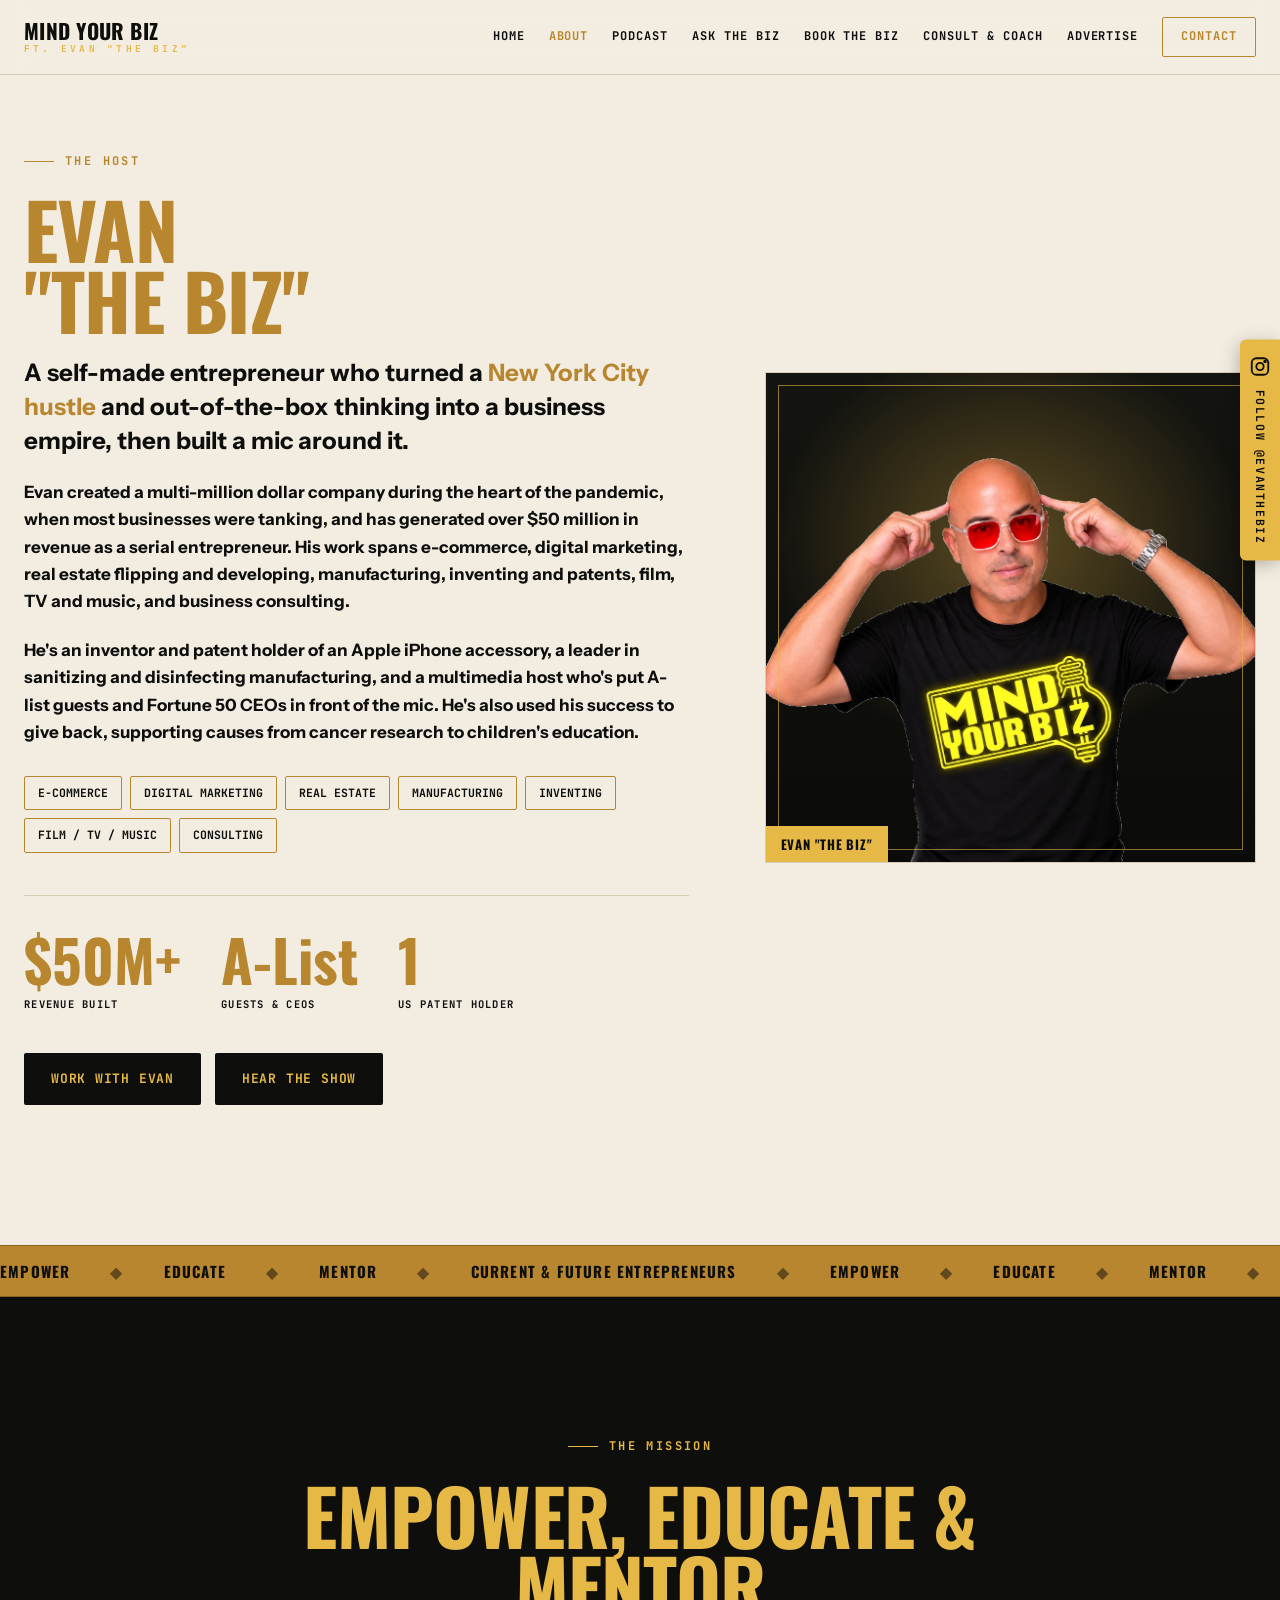
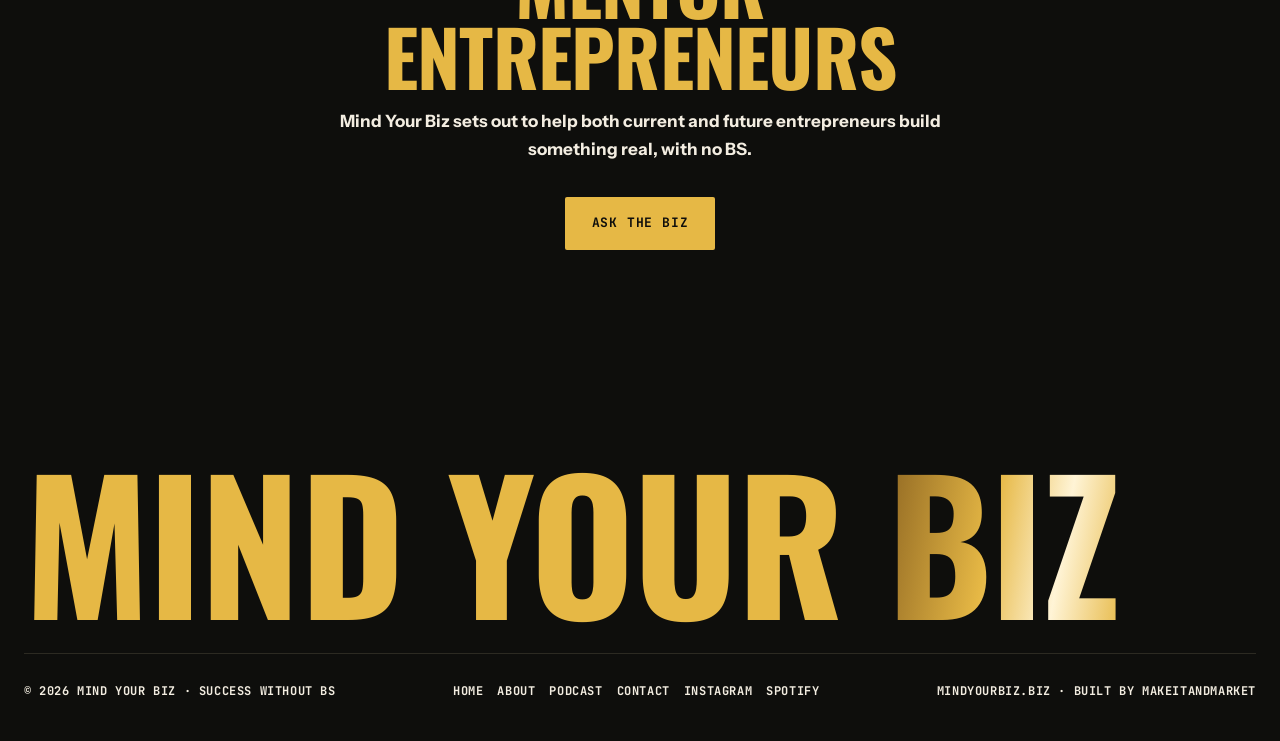
<file: about.html>
<!DOCTYPE html>
<!--
  Mind Your Biz
  Developed by onojathebuilder, github.com/OnojaTheBuilder
  Delivered via makeitandmarket
-->
<html lang="en">
<head>
<meta charset="UTF-8">
<meta name="viewport" content="width=device-width, initial-scale=1">
<title>About — Evan "The Biz" · Mind Your Biz</title>
<meta name="description" content="Evan "The Biz" is a self-made entrepreneur, inventor and multimedia host. Meet the man behind the Mind Your Biz podcast.">

<meta property="og:image" content="https://static.wixstatic.com/media/0b9f28_b59ee1ed6e56425480d14218bd58b062~mv2.png">
<link rel="icon" href="/favicon.svg" type="image/svg+xml">
<link rel="icon" href="/favicon.ico" sizes="any">
<link rel="apple-touch-icon" href="/apple-touch-icon.png">
<link rel="preconnect" href="https://fonts.googleapis.com">
<link rel="preconnect" href="https://fonts.gstatic.com" crossorigin>
<link href="https://fonts.googleapis.com/css2?family=Oswald:wght@700&family=Instrument+Sans:wght@700&family=JetBrains+Mono:wght@700&display=swap" rel="stylesheet">
<link rel="stylesheet" href="styles.css">
</head>
<body>

<header id="hdr" class="solid">
  <div class="wrap nav">
    <a href="index.html" class="brand-mark"><span class="m">Mind Your Biz</span><span class="s">FT. EVAN "THE BIZ"</span></a>
    <nav class="nav-links" id="menu">
      <a href="index.html">Home</a>
      <a href="about.html" class="active">About</a>
      <a href="podcast.html">Podcast</a>
      <a href="ask.html">Ask The Biz</a>
      <a href="book.html">Book The Biz</a>
      <a href="consultation.html">Consult &amp; Coach</a>
      <a href="advertise.html">Advertise</a>
      <a class="nav-cta" href="contact.html">Contact</a>
    </nav>
    <button class="burger" aria-label="Menu" aria-expanded="false">☰</button>
  </div>
</header>

<a class="ig-rail" href="https://instagram.com/evanthebiz" target="_blank" rel="noopener" aria-label="Follow Evan The Biz on Instagram">
  <svg viewBox="0 0 24 24" stroke-linecap="round" stroke-linejoin="round"><rect x="3" y="3" width="18" height="18" rx="5"/><circle cx="12" cy="12" r="4"/><circle cx="17.5" cy="6.5" r="1" fill="currentColor"/></svg>
  <span>Follow @evanthebiz</span>
</a>

<main>
  <section class="blk" style="padding-top:130px">
    <div class="wrap about">
      <div class="rise">
        <p class="eyebrow">The Host</p>
        <h2>Evan<br>"The Biz"</h2>
        <p class="lead">A self-made entrepreneur who turned a <b>New York City hustle</b> and out-of-the-box thinking into a business empire, then built a mic around it.</p>
        <p>Evan created a multi-million dollar company during the heart of the pandemic, when most businesses were tanking, and has generated over $50 million in revenue as a serial entrepreneur. His work spans e-commerce, digital marketing, real estate flipping and developing, manufacturing, inventing and patents, film, TV and music, and business consulting.</p>
        <p>He's an inventor and patent holder of an Apple iPhone accessory, a leader in sanitizing and disinfecting manufacturing, and a multimedia host who's put A-list guests and Fortune 50 CEOs in front of the mic. He's also used his success to give back, supporting causes from cancer research to children's education.</p>
        <div class="chips">
          <span>E-Commerce</span><span>Digital Marketing</span><span>Real Estate</span><span>Manufacturing</span><span>Inventing</span><span>Film / TV / Music</span><span>Consulting</span>
        </div>
        <div class="stat-row">
          <div class="stat"><b>$50M+</b><small>Revenue Built</small></div>
          <div class="stat"><b>A-List</b><small>Guests &amp; CEOs</small></div>
          <div class="stat"><b>1</b><small>US Patent Holder</small></div>
        </div>
        <div style="margin-top:40px;display:flex;gap:14px;flex-wrap:wrap">
          <a class="btn btn-dark" href="contact.html">Work With Evan</a>
          <a class="btn btn-dark" href="podcast.html">Hear The Show</a>
        </div>
      </div>
      <figure class="portrait rise d1">
        <div class="frame"></div>
        <img src="evan.png" alt="Evan &quot;The Biz&quot;" loading="lazy">
        <figcaption>Evan "The Biz"</figcaption>
      </figure>
    </div>
  </section>

  <div class="marq"><div class="marq-t" id="marq">
    <span>Empower</span><span class="sep">◆</span><span>Educate</span><span class="sep">◆</span><span>Mentor</span><span class="sep">◆</span><span>Current &amp; Future Entrepreneurs</span><span class="sep">◆</span>
  </div></div>

  <section class="blk inquiry">
    <div class="wrap" style="text-align:center">
      <p class="eyebrow rise" style="justify-content:center">The Mission</p>
      <h2 class="rise" style="max-width:18ch;margin-inline:auto">Empower, Educate &amp; Mentor Entrepreneurs</h2>
      <p class="intro rise" style="margin:18px auto 0">Mind Your Biz sets out to help both current and future entrepreneurs build something real, with no BS.</p>
      <div class="rise" style="margin-top:34px"><a class="btn btn-gold" href="ask.html">Ask The Biz</a></div>
    </div>
  </section>
</main>

<footer>
  <div class="wrap">
    <div class="foot-huge">Mind Your <span class="foil">Biz</span></div>
    <div class="foot-row">
      <span>© <span id="yr"></span> Mind Your Biz · Success Without BS</span>
      <div class="foot-social">
        <a href="index.html">Home</a>
        <a href="about.html">About</a>
        <a href="podcast.html">Podcast</a>
        <a href="contact.html">Contact</a>
        <a href="https://instagram.com/evanthebiz" target="_blank" rel="noopener">Instagram</a>
        <a href="https://open.spotify.com/show/27Ph3D6W7KRR07Gb6TR6Oi" target="_blank" rel="noopener">Spotify</a>
      </div>
      <span>mindyourbiz.biz · built by <a href="https://makeitandmarket.com" target="_blank" rel="noopener">makeitandmarket</a></span>
    </div>
  </div>
</footer>

<script src="app.js"></script>
</body>
</html>
</file>
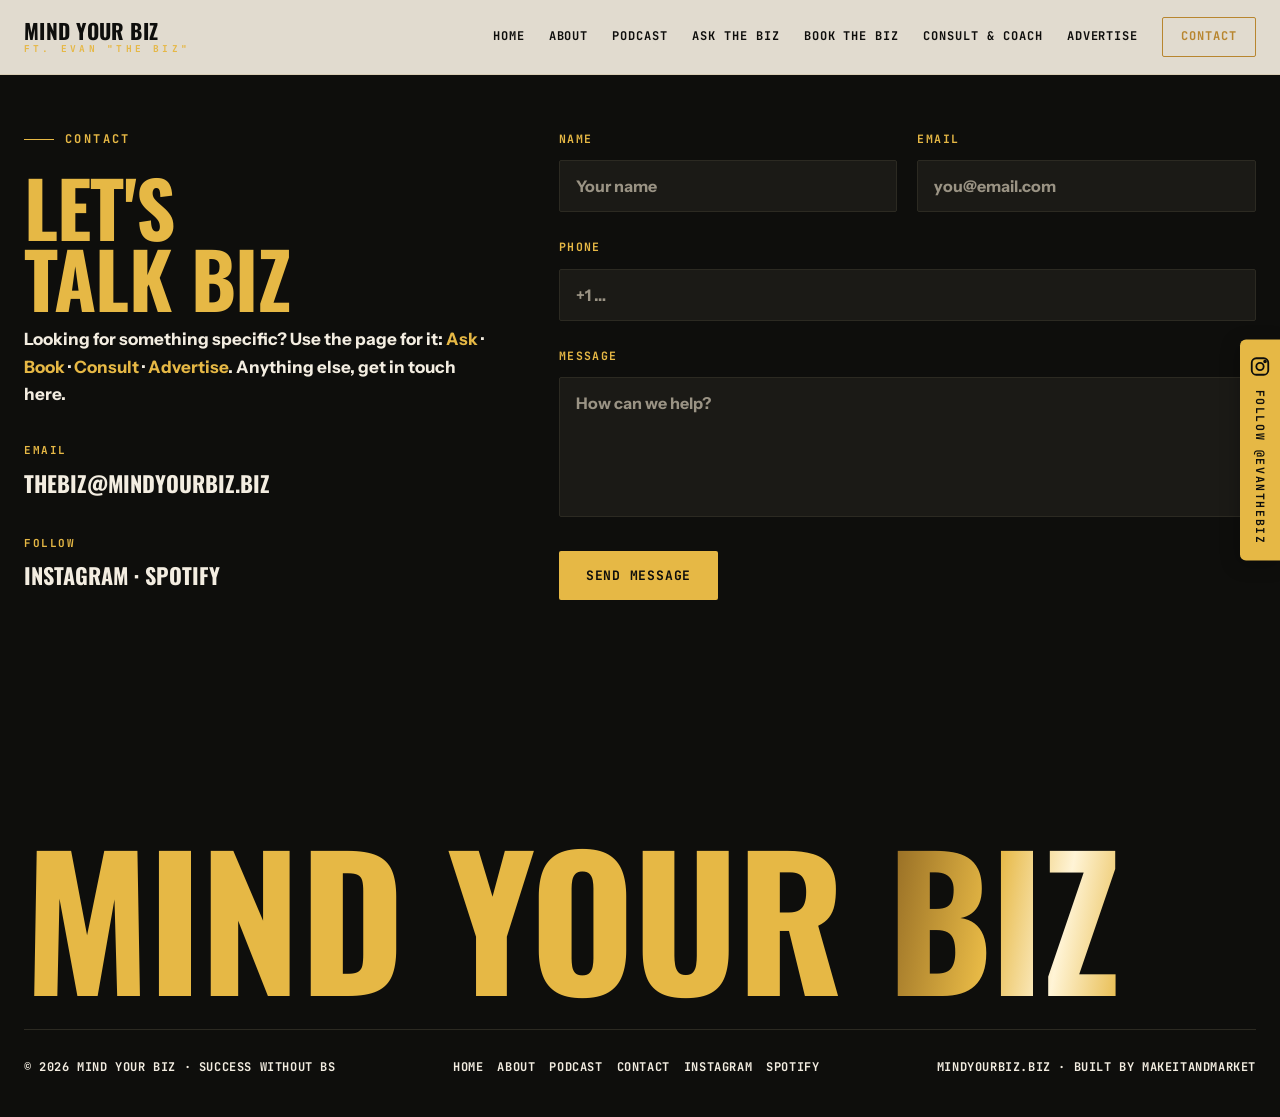
<file: contact.html>
<!DOCTYPE html>
<!--
  Mind Your Biz
  Developed by onojathebuilder, github.com/OnojaTheBuilder
  Delivered via makeitandmarket
-->
<html lang="en">
<head>
<meta charset="UTF-8">
<meta name="viewport" content="width=device-width, initial-scale=1">
<title>Contact — Mind Your Biz ft. Evan "The Biz"</title>
<meta name="description" content="Get in touch with the Mind Your Biz team.">

<meta property="og:image" content="https://static.wixstatic.com/media/0b9f28_b59ee1ed6e56425480d14218bd58b062~mv2.png">
<link rel="icon" href="/favicon.svg" type="image/svg+xml">
<link rel="icon" href="/favicon.ico" sizes="any">
<link rel="apple-touch-icon" href="/apple-touch-icon.png">
<link rel="preconnect" href="https://fonts.googleapis.com">
<link rel="preconnect" href="https://fonts.gstatic.com" crossorigin>
<link href="https://fonts.googleapis.com/css2?family=Oswald:wght@700&family=Instrument+Sans:wght@700&family=JetBrains+Mono:wght@700&display=swap" rel="stylesheet">
<link rel="stylesheet" href="styles.css">
</head>
<body>

<header id="hdr" class="solid">
  <div class="wrap nav">
    <a href="index.html" class="brand-mark"><span class="m">Mind Your Biz</span><span class="s">FT. EVAN "THE BIZ"</span></a>
    <nav class="nav-links" id="menu">
      <a href="index.html">Home</a>
      <a href="about.html">About</a>
      <a href="podcast.html">Podcast</a>
      <a href="ask.html">Ask The Biz</a>
      <a href="book.html">Book The Biz</a>
      <a href="consultation.html">Consult &amp; Coach</a>
      <a href="advertise.html">Advertise</a>
      <a class="nav-cta active" href="contact.html">Contact</a>
    </nav>
    <button class="burger" aria-label="Menu" aria-expanded="false">☰</button>
  </div>
</header>

<a class="ig-rail" href="https://instagram.com/evanthebiz" target="_blank" rel="noopener" aria-label="Follow Evan The Biz on Instagram">
  <svg viewBox="0 0 24 24" stroke-linecap="round" stroke-linejoin="round"><rect x="3" y="3" width="18" height="18" rx="5"/><circle cx="12" cy="12" r="4"/><circle cx="17.5" cy="6.5" r="1" fill="currentColor"/></svg>
  <span>Follow @evanthebiz</span>
</a>

<main>
  <section class="blk inquiry" style="padding-top:130px">
    <div class="wrap">
      <div class="contact-grid">
        <div class="rise">
          <p class="eyebrow">Contact</p>
          <h2>Let's<br>Talk Biz</h2>
          <p class="intro">Looking for something specific? Use the page for it: <a href="ask.html" style="color:var(--gold-bright)">Ask</a> · <a href="book.html" style="color:var(--gold-bright)">Book</a> · <a href="consultation.html" style="color:var(--gold-bright)">Consult</a> · <a href="advertise.html" style="color:var(--gold-bright)">Advertise</a>. Anything else, get in touch here.</p>
          <div class="contact-block"><p class="lbl">Email</p><p class="val"><a href="mailto:thebiz@mindyourbiz.biz">thebiz@mindyourbiz.biz</a></p></div>
          <div class="contact-block"><p class="lbl">Follow</p><p class="val"><a href="https://instagram.com/evanthebiz" target="_blank" rel="noopener">Instagram</a> · <a href="https://open.spotify.com/show/27Ph3D6W7KRR07Gb6TR6Oi" target="_blank" rel="noopener">Spotify</a></p></div>
        </div>
        <form action="https://formspree.io/f/mvkgrglk" method="POST" enctype="multipart/form-data" class="form-grid js-form rise d1">
          <input type="hidden" name="_subject" value="New Mind Your Biz inquiry: General contact">
          <input type="hidden" name="service" value="General contact">
          <input type="text" name="_gotcha" style="display:none" tabindex="-1" autocomplete="off">
          <div class="two"><div class="field"><label for="name">Name</label><input type="text" id="name" name="name" placeholder="Your name" required ></div><div class="field"><label for="email">Email</label><input type="email" id="email" name="email" placeholder="you@email.com" required ></div></div><div class="field"><label for="phone">Phone</label><input type="tel" id="phone" name="phone" placeholder="+1 …" required ></div><div class="field"><label for="message">Message</label><textarea id="message" name="message" placeholder="How can we help?" required></textarea></div>
          <div>
            <button class="btn btn-gold" type="submit">Send Message</button>
            <p class="form-note"></p>
          </div>
        </form>
      </div>
    </div>
  </section>
</main>

<footer>
  <div class="wrap">
    <div class="foot-huge">Mind Your <span class="foil">Biz</span></div>
    <div class="foot-row">
      <span>© <span id="yr"></span> Mind Your Biz · Success Without BS</span>
      <div class="foot-social">
        <a href="index.html">Home</a>
        <a href="about.html">About</a>
        <a href="podcast.html">Podcast</a>
        <a href="contact.html">Contact</a>
        <a href="https://instagram.com/evanthebiz" target="_blank" rel="noopener">Instagram</a>
        <a href="https://open.spotify.com/show/27Ph3D6W7KRR07Gb6TR6Oi" target="_blank" rel="noopener">Spotify</a>
      </div>
      <span>mindyourbiz.biz · built by <a href="https://makeitandmarket.com" target="_blank" rel="noopener">makeitandmarket</a></span>
    </div>
  </div>
</footer>

<script src="app.js"></script>
</body>
</html>
</file>
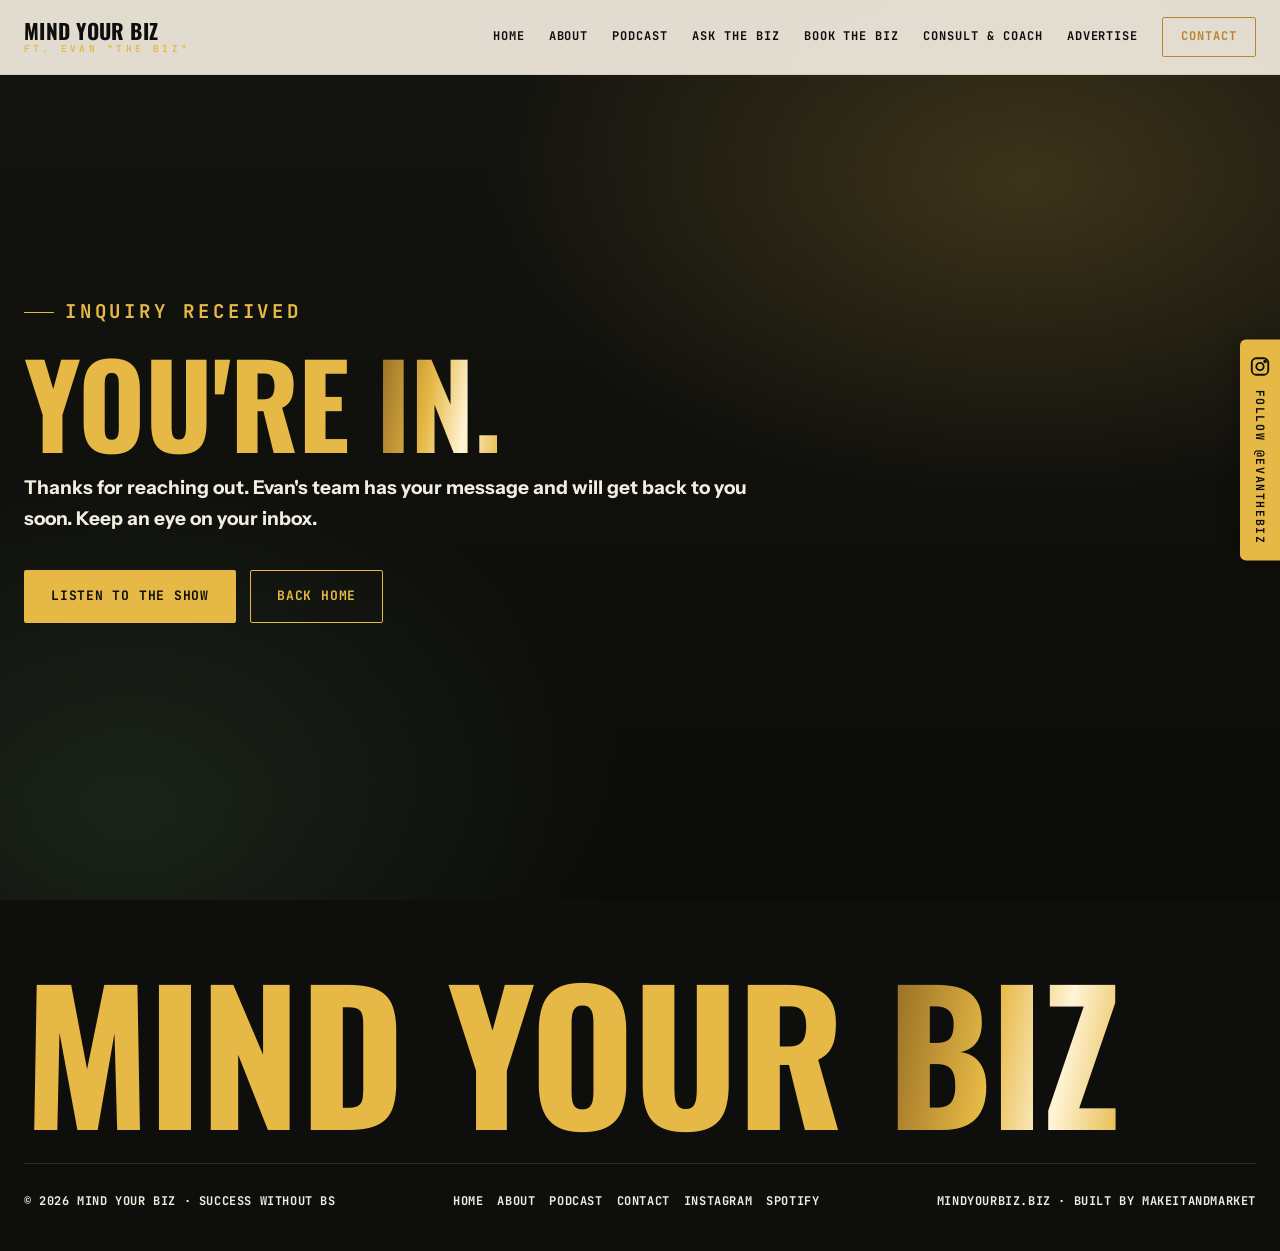
<file: thanks.html>
<!DOCTYPE html>
<!--
  Mind Your Biz
  Developed by onojathebuilder, github.com/OnojaTheBuilder
  Delivered via makeitandmarket
-->
<html lang="en">
<head>
<meta charset="UTF-8">
<meta name="viewport" content="width=device-width, initial-scale=1">
<title>Thanks — Mind Your Biz</title>
<meta name="description" content="Inquiry received.">
<meta name="robots" content="noindex">
<meta property="og:image" content="https://static.wixstatic.com/media/0b9f28_b59ee1ed6e56425480d14218bd58b062~mv2.png">
<link rel="icon" href="/favicon.svg" type="image/svg+xml">
<link rel="icon" href="/favicon.ico" sizes="any">
<link rel="apple-touch-icon" href="/apple-touch-icon.png">
<link rel="preconnect" href="https://fonts.googleapis.com">
<link rel="preconnect" href="https://fonts.gstatic.com" crossorigin>
<link href="https://fonts.googleapis.com/css2?family=Oswald:wght@700&family=Instrument+Sans:wght@700&family=JetBrains+Mono:wght@700&display=swap" rel="stylesheet">
<link rel="stylesheet" href="styles.css">
</head>
<body>

<header id="hdr" class="solid">
  <div class="wrap nav">
    <a href="index.html" class="brand-mark"><span class="m">Mind Your Biz</span><span class="s">FT. EVAN "THE BIZ"</span></a>
    <nav class="nav-links" id="menu">
      <a href="index.html">Home</a>
      <a href="about.html">About</a>
      <a href="podcast.html">Podcast</a>
      <a href="ask.html">Ask The Biz</a>
      <a href="book.html">Book The Biz</a>
      <a href="consultation.html">Consult &amp; Coach</a>
      <a href="advertise.html">Advertise</a>
      <a class="nav-cta" href="contact.html">Contact</a>
    </nav>
    <button class="burger" aria-label="Menu" aria-expanded="false">☰</button>
  </div>
</header>

<a class="ig-rail" href="https://instagram.com/evanthebiz" target="_blank" rel="noopener" aria-label="Follow Evan The Biz on Instagram">
  <svg viewBox="0 0 24 24" stroke-linecap="round" stroke-linejoin="round"><rect x="3" y="3" width="18" height="18" rx="5"/><circle cx="12" cy="12" r="4"/><circle cx="17.5" cy="6.5" r="1" fill="currentColor"/></svg>
  <span>Follow @evanthebiz</span>
</a>

<main>
  <section class="page-hero" style="min-height:100svh;display:flex;align-items:center;padding:120px 0">
    <div class="wrap">
      <p class="eyebrow">Inquiry Received</p>
      <h1>You're <span class="foil">In.</span></h1>
      <p>Thanks for reaching out. Evan's team has your message and will get back to you soon. Keep an eye on your inbox.</p>
      <div style="margin-top:36px;display:flex;gap:14px;flex-wrap:wrap">
        <a class="btn btn-gold" href="podcast.html">Listen To The Show</a>
        <a class="btn btn-line" href="index.html">Back Home</a>
      </div>
    </div>
  </section>
</main>

<footer>
  <div class="wrap">
    <div class="foot-huge">Mind Your <span class="foil">Biz</span></div>
    <div class="foot-row">
      <span>© <span id="yr"></span> Mind Your Biz · Success Without BS</span>
      <div class="foot-social">
        <a href="index.html">Home</a>
        <a href="about.html">About</a>
        <a href="podcast.html">Podcast</a>
        <a href="contact.html">Contact</a>
        <a href="https://instagram.com/evanthebiz" target="_blank" rel="noopener">Instagram</a>
        <a href="https://open.spotify.com/show/27Ph3D6W7KRR07Gb6TR6Oi" target="_blank" rel="noopener">Spotify</a>
      </div>
      <span>mindyourbiz.biz · built by <a href="https://makeitandmarket.com" target="_blank" rel="noopener">makeitandmarket</a></span>
    </div>
  </div>
</footer>

<script src="app.js"></script>
</body>
</html>
</file>
<file: styles.css>
:root{
  --ivory:#f3ede1;--ivory-2:#eae1cf;--ink:#0e0e0c;--ink-soft:#1b1a16;
  --gold:#b8862f;--gold-bright:#e6b845;--gold-deep:#8a6220;
  --hair:#d8cdb6;--hair-dark:#2c2a22;
}
*{margin:0;padding:0;box-sizing:border-box}
/* everything bold, nothing italic or regular */
*,*::before,*::after{font-weight:700!important;font-style:normal!important}
html{scroll-behavior:smooth}
::selection{background:var(--gold);color:var(--ink)}
body{background:var(--ivory);color:var(--ink);font-family:'Instrument Sans',sans-serif;font-size:17px;line-height:1.6;-webkit-font-smoothing:antialiased;overflow-x:hidden}
a{color:inherit;text-decoration:none}
.wrap{width:min(1280px,100% - 48px);margin-inline:auto}

.foil{background:linear-gradient(100deg,var(--gold-deep) 0%,var(--gold-bright) 20%,#fff4d6 32%,var(--gold-bright) 44%,var(--gold-deep) 70%,var(--gold-bright) 100%);background-size:250% 100%;-webkit-background-clip:text;background-clip:text;-webkit-text-fill-color:transparent;color:transparent;animation:foil 6s linear infinite}
@keyframes foil{to{background-position:-250% 0}}
@media(prefers-reduced-motion:reduce){.foil{animation:none;background-position:0 0}}

/* ===== COLOR CODE =====
   Titles = gold. Descriptions = black on light sections, ivory on dark sections. */
h1,h2,h3,.eyebrow,.title-gold{color:var(--gold)}
p,li,.desc{color:var(--ink)}
.page-hero h1,.inquiry h2,.inquiry h3,.page-hero .eyebrow,.inquiry .eyebrow{color:var(--gold-bright)}
.page-hero p,.inquiry p,.inquiry li,footer p{color:var(--ivory)}

/* nav */
header{position:fixed;inset:0 0 auto 0;z-index:60;transition:background .35s,box-shadow .35s}
.nav{display:flex;align-items:center;justify-content:space-between;height:74px}
.brand-mark{display:flex;flex-direction:column;line-height:1}
.brand-mark .m{font-family:'Oswald',sans-serif;text-transform:uppercase;font-size:21px;letter-spacing:.02em;color:#fff}
.brand-mark .s{font-family:'JetBrains Mono',monospace;font-size:9.5px;letter-spacing:.34em;color:var(--gold-bright);margin-top:3px}
header.scrolled .brand-mark .m,header.solid .brand-mark .m{color:var(--ink)}
.nav-links{display:flex;gap:24px;align-items:center}
.nav-links a{font-family:'JetBrains Mono',monospace;font-size:12px;letter-spacing:.08em;text-transform:uppercase;color:#fff;transition:color .2s}
.nav-links a:hover,.nav-links a.active{color:var(--gold-bright)}
header.scrolled .nav-links a,header.solid .nav-links a{color:var(--ink)}
header.scrolled .nav-links a:hover,header.solid .nav-links a:hover,header.scrolled .nav-links a.active,header.solid .nav-links a.active{color:var(--gold)}
.nav-cta{border:1px solid var(--gold-bright);color:var(--gold-bright)!important;padding:9px 18px;border-radius:2px}
.nav-cta:hover{background:var(--gold-bright);color:var(--ink)!important}
header.scrolled,header.solid{background:rgba(243,237,225,.92);backdrop-filter:blur(12px);box-shadow:0 1px 0 var(--hair)}
header.scrolled .nav-cta,header.solid .nav-cta{border-color:var(--gold);color:var(--gold)!important}
header.scrolled .nav-cta:hover,header.solid .nav-cta:hover{background:var(--gold);color:var(--ink)!important}
.burger{display:none;background:none;border:0;color:#fff;font-size:22px;cursor:pointer}
header.scrolled .burger,header.solid .burger{color:var(--ink)}
@media(max-width:1100px){
  .nav-links{display:none;position:fixed;inset:74px 0 auto 0;flex-direction:column;align-items:stretch;gap:0;background:var(--ink);padding:10px 24px 26px}
  .nav-links.open{display:flex}
  .nav-links.open a,header.scrolled .nav-links.open a,header.solid .nav-links.open a{color:var(--ivory);padding:15px 0;border-bottom:1px solid var(--hair-dark);font-size:14px}
  .nav-links.open a.active{color:var(--gold-bright)}
  .nav-links.open .nav-cta{border:0;color:var(--gold-bright)!important;padding:15px 0}
  .burger{display:block}
}

/* Instagram side tab */
.ig-rail{position:fixed;right:0;top:50%;transform:translateY(-50%);z-index:55;display:flex;flex-direction:column;align-items:center;gap:12px;background:var(--gold-bright);color:var(--ink);padding:16px 9px;border-radius:6px 0 0 6px;box-shadow:-2px 4px 18px rgba(0,0,0,.25);transition:padding .2s,background .2s}
.ig-rail:hover{background:#f2ca62;padding-right:14px}
.ig-rail svg{width:22px;height:22px;fill:none;stroke:var(--ink);stroke-width:2}
.ig-rail span{writing-mode:vertical-rl;font-family:'JetBrains Mono',monospace;font-size:11.5px;letter-spacing:.14em;text-transform:uppercase;color:var(--ink)}
@media(max-width:640px){.ig-rail{padding:12px 7px}.ig-rail span{font-size:10px}}

/* buttons */
.btn{display:inline-flex;align-items:center;gap:10px;font-family:'JetBrains Mono',monospace;font-size:13px;letter-spacing:.06em;text-transform:uppercase;padding:15px 26px;border-radius:2px;transition:all .25s;cursor:pointer;border:1px solid transparent}
.btn-gold{background:var(--gold-bright);color:var(--ink)}
.btn-gold:hover{background:#f2ca62;transform:translateY(-2px)}
.btn-line{border-color:var(--gold-bright);color:var(--gold-bright)}
.btn-line:hover{background:var(--gold-bright);color:var(--ink)}
.btn-dark{background:var(--ink);color:var(--gold-bright)}
.btn-dark:hover{background:var(--gold);color:var(--ink)}

section.blk{padding:clamp(84px,11vw,140px) 0}
.eyebrow{font-family:'JetBrains Mono',monospace;font-size:12px;letter-spacing:.2em;text-transform:uppercase;display:flex;align-items:center;gap:11px;margin-bottom:22px}
.eyebrow::before{content:"";width:30px;height:1px;background:currentColor}
h2{font-family:'Oswald',sans-serif;text-transform:uppercase;font-size:clamp(38px,6vw,78px);line-height:.92;letter-spacing:-.01em}
h3{font-family:'Oswald',sans-serif;text-transform:uppercase}

.page-hero{position:relative;background:var(--ink);color:var(--ivory);padding:150px 0 70px;overflow:hidden}
.page-hero::before{content:"";position:absolute;inset:0;background:radial-gradient(70% 60% at 80% 20%,rgba(230,184,69,.2),transparent 60%),radial-gradient(60% 60% at 10% 90%,rgba(60,90,60,.3),transparent 65%),linear-gradient(180deg,#141410,#0b0b09)}
.page-hero .wrap{position:relative;z-index:2}
.page-hero h1{font-family:'Oswald',sans-serif;text-transform:uppercase;line-height:.9;letter-spacing:-.01em;font-size:clamp(52px,9vw,120px)}
.page-hero p{max-width:56ch;margin-top:20px;font-size:clamp(16px,1.6vw,19px)}

.marq{background:var(--gold);overflow:hidden;border-block:1px solid var(--gold-deep)}
.marq-t{display:flex;gap:40px;white-space:nowrap;width:max-content;padding:13px 0;animation:slide 30s linear infinite;font-family:'Oswald',sans-serif;text-transform:uppercase;font-size:15px;letter-spacing:.08em;color:var(--ink)}
.marq-t span{color:var(--ink)}
.marq-t .sep{opacity:.5}
@keyframes slide{to{transform:translateX(-50%)}}
@media(prefers-reduced-motion:reduce){.marq-t{animation:none}}

footer{background:var(--ink);color:var(--ivory);padding:76px 0 40px}
.foot-huge{font-family:'Oswald',sans-serif;text-transform:uppercase;font-size:clamp(56px,14vw,200px);line-height:.82;letter-spacing:-.01em;color:var(--gold-bright)}
.foot-row{display:flex;justify-content:space-between;flex-wrap:wrap;gap:20px;margin-top:40px;padding-top:28px;border-top:1px solid var(--hair-dark);font-family:'JetBrains Mono',monospace;font-size:12px;letter-spacing:.05em;text-transform:uppercase;color:var(--ivory)}
.foot-row span{color:var(--ivory)}
.foot-row a:hover{color:var(--gold-bright)}
.foot-social{display:flex;gap:14px;flex-wrap:wrap}

.rise{opacity:0;transform:translateY(30px);transition:opacity .8s cubic-bezier(.2,.7,.2,1),transform .8s cubic-bezier(.2,.7,.2,1)}
.rise.in{opacity:1;transform:none}
.rise.d1{transition-delay:.08s}.rise.d2{transition-delay:.16s}
@media(prefers-reduced-motion:reduce){.rise{opacity:1!important;transform:none!important}}

/* service cards (home) */
.svc-grid{display:grid;grid-template-columns:repeat(2,1fr);gap:22px;margin-top:40px}
@media(max-width:760px){.svc-grid{grid-template-columns:1fr}}
.svc{display:flex;flex-direction:column;border:1px solid var(--hair);background:var(--ivory-2);padding:34px 30px;border-radius:2px;transition:transform .25s,border-color .25s,box-shadow .25s}
.svc:hover{transform:translateY(-4px);border-color:var(--gold);box-shadow:0 14px 30px rgba(0,0,0,.08)}
.svc .n{font-family:'JetBrains Mono',monospace;font-size:13px;color:var(--gold)}
.svc h3{font-size:clamp(26px,3vw,38px);line-height:1;margin-top:10px;color:var(--gold)}
.svc p{margin-top:12px;color:var(--ink)}
.svc .go{margin-top:auto;padding-top:22px;font-family:'JetBrains Mono',monospace;font-size:12px;letter-spacing:.1em;text-transform:uppercase;color:var(--gold)}
.svc:hover .go{color:var(--ink)}

/* bullet lists */
.offer ul{list-style:none;margin-top:18px;display:flex;flex-direction:column;gap:11px;max-width:64ch}
.offer li{position:relative;padding-left:24px;font-size:16.5px}
.offer li::before{content:"";position:absolute;left:0;top:10px;width:8px;height:8px;background:var(--gold);transform:rotate(45deg)}
.offer li b{color:var(--gold)}
.tiers{display:flex;flex-wrap:wrap;gap:8px;margin-top:18px}
.tiers span{font-family:'JetBrains Mono',monospace;font-size:11.5px;text-transform:uppercase;border:1px solid var(--gold);color:var(--ink);padding:7px 12px;border-radius:2px}
.fee-note{margin-top:22px;border-left:3px solid var(--gold);padding:6px 0 6px 16px;max-width:60ch}

/* two column service layout */
.svc-layout{display:grid;grid-template-columns:1fr;gap:56px}
@media(min-width:960px){.svc-layout{grid-template-columns:.85fr 1.15fr;gap:72px;align-items:start}}

/* video */
.vid-wrap{margin-top:36px;position:relative;background:var(--ink);border:1px solid var(--gold);border-radius:4px;overflow:hidden;max-width:960px;margin-inline:auto}
.vid-wrap video{display:block;width:100%;height:auto;max-height:80vh;background:#000}
.vid-btn{position:absolute;right:14px;bottom:14px;z-index:3;background:var(--gold-bright);color:var(--ink);border:0;font-family:'JetBrains Mono',monospace;font-size:12px;letter-spacing:.08em;text-transform:uppercase;padding:10px 14px;border-radius:2px;cursor:pointer}
.vid-wrap.empty{aspect-ratio:16/9;display:flex;align-items:center;justify-content:center;text-align:center;padding:30px}
.vid-wrap.empty p{color:var(--ivory)}

/* forms */
.inquiry{background:var(--ink)}
.intro{max-width:56ch;margin-top:14px}
.form-grid{margin-top:40px;display:grid;grid-template-columns:1fr;gap:26px;max-width:820px}
.svc-layout .form-grid{margin-top:0}
.field label,.checks-label{display:block;font-family:'JetBrains Mono',monospace;font-size:11.5px;letter-spacing:.12em;text-transform:uppercase;color:var(--gold-bright);margin-bottom:12px}
.field input,.field textarea,.field select{width:100%;background:var(--ink-soft);border:1px solid var(--hair-dark);color:var(--ivory);padding:15px 16px;border-radius:2px;font-family:'Instrument Sans';font-size:16px}
.field input[type=file]{padding:12px;color:var(--ivory)}
.field input[type=file]::file-selector-button{background:var(--gold-bright);color:var(--ink);border:0;padding:9px 14px;margin-right:12px;border-radius:2px;font-family:'JetBrains Mono',monospace;font-size:12px;text-transform:uppercase;cursor:pointer}
.field input:focus,.field textarea:focus,.field select:focus{outline:none;border-color:var(--gold-bright)}
.field input::placeholder,.field textarea::placeholder{color:#9a9384}
.field textarea{resize:vertical;min-height:140px}
.field .hint{display:block;margin-top:8px;font-size:13.5px;color:var(--ivory)}
.two{display:grid;grid-template-columns:1fr 1fr;gap:20px}
@media(max-width:640px){.two{grid-template-columns:1fr}}
.checks{display:grid;grid-template-columns:1fr 1fr;gap:12px}
.checks.one{grid-template-columns:1fr}
@media(max-width:640px){.checks{grid-template-columns:1fr}}
.check{display:flex;align-items:flex-start;gap:12px;border:1px solid var(--hair-dark);padding:16px;border-radius:2px;cursor:pointer;transition:border-color .2s,background .2s}
.check:hover{border-color:var(--gold-deep)}
.check input{appearance:none;-webkit-appearance:none;width:20px;height:20px;border:1px solid var(--gold-bright);border-radius:2px;flex:none;margin-top:2px;cursor:pointer;position:relative;background:transparent}
.check input[type=radio]{border-radius:50%}
.check input:checked{background:var(--gold-bright)}
.check input:checked::after{content:"✓";position:absolute;inset:0;display:flex;align-items:center;justify-content:center;color:var(--ink);font-size:13px}
.check:has(input:checked){border-color:var(--gold-bright);background:rgba(230,184,69,.08)}
.check .ct{font-family:'Oswald',sans-serif;text-transform:uppercase;font-size:15px;letter-spacing:.02em;line-height:1.1;color:var(--gold-bright)}
.check .cs{display:block;font-family:'Instrument Sans';text-transform:none;letter-spacing:0;color:var(--ivory);font-size:13.5px;margin-top:4px}
.form-note{font-family:'JetBrains Mono',monospace;font-size:12.5px;color:var(--gold-bright);margin-top:10px;min-height:16px}

/* about */
.about{display:grid;grid-template-columns:1fr;gap:52px}
@media(min-width:920px){.about{grid-template-columns:1.15fr .85fr;gap:76px;align-items:center}}
.about p{margin-top:22px;max-width:56ch}
.about .lead{font-size:clamp(19px,2vw,24px);line-height:1.4}
.about .lead b{color:var(--gold)}
.stat-row{display:flex;gap:40px;flex-wrap:wrap;margin-top:42px;padding-top:34px;border-top:1px solid var(--hair)}
.stat b{font-family:'Oswald',sans-serif;font-size:clamp(38px,4.6vw,58px);line-height:1;display:block;color:var(--gold)}
.stat small{font-family:'JetBrains Mono',monospace;font-size:10.5px;letter-spacing:.12em;text-transform:uppercase;color:var(--ink);margin-top:8px;display:block}
.portrait{position:relative;aspect-ratio:1/1;overflow:hidden;background:radial-gradient(70% 60% at 50% 35%,rgba(230,184,69,.35),transparent 70%),linear-gradient(180deg,#141410,#0b0b09);border:1px solid var(--hair)}
.portrait img{width:100%;height:100%;object-fit:contain;object-position:center bottom}
.portrait .frame{position:absolute;inset:12px;border:1px solid rgba(230,184,69,.6);pointer-events:none;z-index:2}
.portrait figcaption{position:absolute;z-index:3;left:0;bottom:0;background:var(--gold-bright);color:var(--ink);font-family:'Oswald',sans-serif;text-transform:uppercase;font-size:13px;letter-spacing:.06em;padding:8px 15px}
.chips{display:flex;flex-wrap:wrap;gap:8px;margin-top:30px}
.chips span{font-family:'JetBrains Mono',monospace;font-size:11.5px;text-transform:uppercase;border:1px solid var(--gold);color:var(--ink);padding:7px 13px;border-radius:2px}

/* podcast */
.eps{margin-top:8px;display:grid}
.ep{display:grid;grid-template-columns:auto 1fr auto auto;gap:26px;align-items:center;padding:26px 4px;border-top:1px solid var(--hair);transition:padding-left .3s,background .3s}
.ep:last-child{border-bottom:1px solid var(--hair)}
.ep:hover{padding-left:20px;background:linear-gradient(90deg,rgba(184,134,47,.1),transparent)}
.ep .num{font-family:'JetBrains Mono',monospace;font-size:12px;color:var(--gold)}
.ep .title{font-family:'Oswald',sans-serif;text-transform:uppercase;font-size:clamp(19px,2.3vw,27px);line-height:1.02;color:var(--gold)}
.ep .title .latest{display:inline-block;font-family:'JetBrains Mono',monospace;font-size:9.5px;letter-spacing:.12em;color:var(--ink);background:var(--gold-bright);padding:3px 8px;border-radius:2px;vertical-align:middle;margin-left:10px;transform:translateY(-3px)}
.ep .meta{font-family:'JetBrains Mono',monospace;font-size:12px;color:var(--ink);white-space:nowrap}
.ep .go{width:44px;height:44px;border:1px solid var(--gold);border-radius:50%;display:flex;align-items:center;justify-content:center;flex:none}
.ep .go svg{width:14px;height:14px;fill:var(--gold);transform:translateX(1px)}
.ep:hover .go{background:var(--gold-bright)}
.ep:hover .go svg{fill:var(--ink)}
@media(max-width:720px){.ep{grid-template-columns:auto 1fr auto;gap:16px}.ep .meta{display:none}}
.player{margin-top:56px}
.player iframe{border-radius:12px;display:block}
.platforms{display:flex;gap:12px;flex-wrap:wrap;margin-top:34px}
.platforms a{font-family:'JetBrains Mono',monospace;font-size:12px;letter-spacing:.05em;text-transform:uppercase;border:1px solid var(--gold);color:var(--ink);padding:12px 20px;border-radius:2px;transition:all .25s}
.platforms a:hover{background:var(--gold);color:var(--ink)}

/* contact */
.contact-grid{display:grid;grid-template-columns:1fr;gap:48px}
@media(min-width:920px){.contact-grid{grid-template-columns:.8fr 1.2fr;gap:70px}}
.contact-block{margin-top:34px}
.contact-block .lbl{font-family:'JetBrains Mono',monospace;font-size:11px;letter-spacing:.14em;text-transform:uppercase;color:var(--gold-bright)}
.contact-block .val{font-family:'Oswald',sans-serif;text-transform:uppercase;font-size:22px;margin-top:6px;color:var(--ivory)}
.contact-block .val a:hover{color:var(--gold-bright)}
.contact-grid .form-grid{margin-top:0}

/* home offers */
.offers{margin-top:30px}
.offers .offer{padding:46px 0;border-top:1px solid var(--hair)}
.offers .offer:last-child{border-bottom:1px solid var(--hair)}
.offers .onum{font-family:'JetBrains Mono',monospace;font-size:13px;color:var(--gold)}
.offers .offer h3{font-size:clamp(28px,3.6vw,46px);line-height:.98;color:var(--gold);margin-top:8px}
.offers .lede{margin-top:14px;max-width:62ch;color:var(--ink)}

/* GO buttons */
.offers .btn-dark,.svc .go{font-size:15px;letter-spacing:.14em;padding:13px 38px}
.svc .go{display:inline-block;align-self:flex-start;margin-top:auto;background:var(--ink);color:var(--gold-bright);border-radius:2px;padding:13px 38px;margin-top:22px}
.svc:hover .go{background:var(--gold);color:var(--ink)}
</file>
